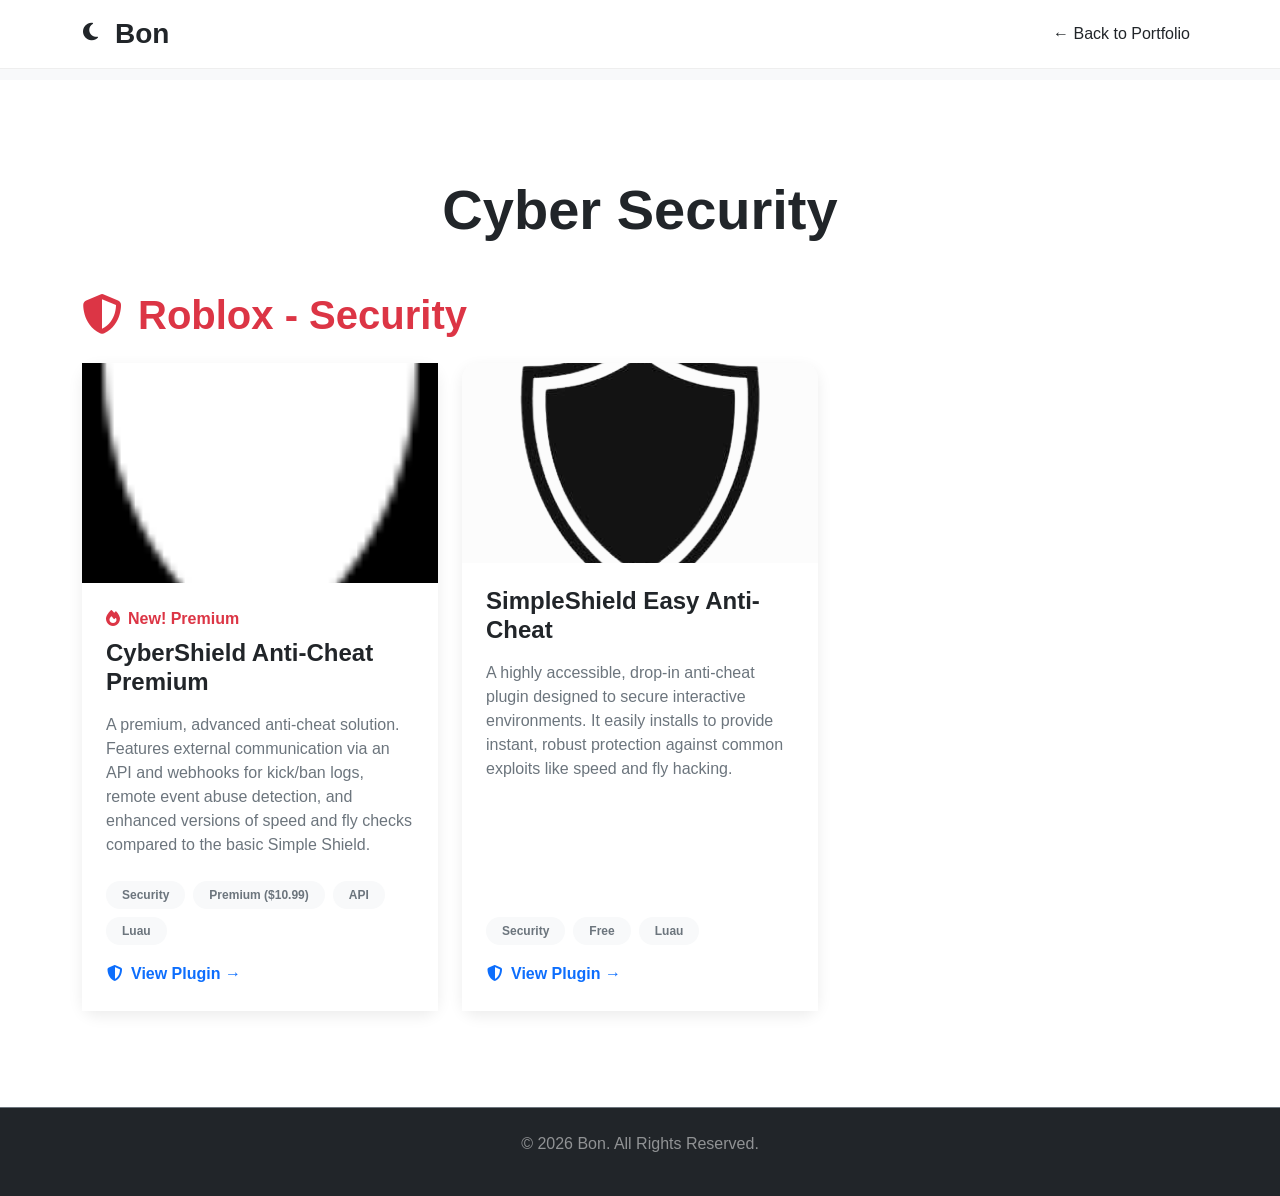
<file: cybersecurity.html>
<!-- Copyright (c) GlzzJohn -->
<!DOCTYPE html>
<html lang="en">
<head>
    <meta charset="UTF-8">
    <meta name="viewport" content="width=device-width, initial-scale=1.0">
    <title>Bon | Cyber Security</title>
    <link href="https://cdn.jsdelivr.net/npm/bootstrap@5.3.2/dist/css/bootstrap.min.css" rel="stylesheet">
    <link rel="stylesheet" href="style.css">
    <link rel="stylesheet" href="https://cdnjs.cloudflare.com/ajax/libs/font-awesome/6.5.0/css/all.min.css">
</head>
<body>
    <script>if(localStorage.getItem('darkMode') === 'enabled') document.body.classList.add('dark-mode');</script>
    <div id="announcement-banner" class="bg-dark text-white d-flex align-items-center justify-content-center position-fixed w-100 shadow-sm" style="top: 0; height: 40px; z-index: 1040; font-size: 0.85rem; overflow: hidden; display: none;">
    </div>
    <nav class="navbar navbar-expand-md navbar-light fixed-top custom-navbar" style="top: 40px;">
        <div class="container">
            <div class="d-flex align-items-center">
                <button class="btn btn-link text-dark text-decoration-none p-0 me-3" id="darkModeToggle" aria-label="Toggle Dark Mode">
                    <i class="fas fa-moon fs-5"></i>
                </button>
                <a class="navbar-brand fw-bold fs-3 text-dark mb-0" href="index.html">Bon</a>
            </div>
            <button class="navbar-toggler border-0" type="button" data-bs-toggle="collapse" data-bs-target="#navbarNav">
                <span class="navbar-toggler-icon"></span>
            </button>
            <div class="collapse navbar-collapse" id="navbarNav">
                <ul class="navbar-nav ms-auto gap-3 fw-medium">
                    <li class="nav-item"><a class="nav-link text-dark" href="index.html">← Back to Portfolio</a></li>
                </ul>
            </div>
        </div>
    </nav>

    <section class="min-vh-100 py-5 bg-white" style="margin-top: 120px;">
        <div class="container py-5">
            <h1 class="display-4 fw-bold text-dark text-center mb-5">Cyber Security</h1>

            <div>
                <h2 class="display-6 fw-bold text-danger mb-4"><i class="fas fa-shield-halved me-3"></i>Roblox - Security</h2>
                <div class="row g-4">
                    
                    <div class="col-md-6 col-lg-4">
                        <div class="card h-100 custom-card">
                            <div class="project-image d-flex align-items-center justify-content-center fw-medium text-white" style="background: #e74c3c; font-size: 1.25rem;">
                                <img src="Images/Shield.png" alt="CyberShield Premium" class="w-100 h-100" style="object-fit: cover;" onerror="this.outerHTML='CyberShield Premium'">
                            </div>
                            <div class="card-body p-4 d-flex flex-column z-1 bg-white">
                                <div class="text-danger fw-bold mb-2"><i class="fas fa-fire me-2"></i>New! Premium</div>
                                <h4 class="card-title fw-bold text-dark mb-3">CyberShield Anti-Cheat Premium</h4>
                                <p class="card-text text-secondary mb-4">A premium, advanced anti-cheat solution. Features external communication via an API and webhooks for kick/ban logs, remote event abuse detection, and enhanced versions of speed and fly checks compared to the basic Simple Shield.</p>
                                <div class="mt-auto">
                                    <div class="d-flex flex-wrap gap-2 mb-3">
                                        <span class="badge bg-light text-secondary rounded-pill px-3 py-2">Security</span>
                                        <span class="badge bg-light text-secondary rounded-pill px-3 py-2">Premium ($10.99)</span>
                                        <span class="badge bg-light text-secondary rounded-pill px-3 py-2">API</span>
                                        <span class="badge bg-light text-secondary rounded-pill px-3 py-2">Luau</span>
                                    </div>
                                    <a href="https://create.roblox.com/store/asset/124778777859404/CyberShield-AntiCheat-Premium-AntiExploit" target="_blank" class="btn btn-link text-decoration-none p-0 fw-semibold text-primary">
                                        <i class="fas fa-shield-alt me-2"></i>View Plugin →
                                    </a>
                                </div>
                            </div>
                        </div>
                    </div>

                    <div class="col-md-6 col-lg-4">
                        <div class="card h-100 custom-card">
                            <div class="project-image d-flex align-items-center justify-content-center fw-medium text-dark" style="background: #fcfcfc; font-size: 1.25rem; height: 200px;">
                                <img src="Images/SHIELD-removebg-preview.png" alt="SimpleShield" class="w-100 h-100" style="object-fit: cover;" onerror="this.outerHTML='SimpleShield Easy Anti-Cheat'">
                            </div>
                            <div class="card-body p-4 d-flex flex-column z-1 bg-white">
                                <h4 class="card-title fw-bold text-dark mb-3">SimpleShield Easy Anti-Cheat</h4>
                                <p class="card-text text-secondary mb-4">A highly accessible, drop-in anti-cheat plugin designed to secure interactive environments. It easily installs to provide instant, robust protection against common exploits like speed and fly hacking.</p>
                                <div class="mt-auto">
                                    <div class="d-flex flex-wrap gap-2 mb-3">
                                        <span class="badge bg-light text-secondary rounded-pill px-3 py-2">Security</span>
                                        <span class="badge bg-light text-secondary rounded-pill px-3 py-2">Free</span>
                                        <span class="badge bg-light text-secondary rounded-pill px-3 py-2">Luau</span>
                                    </div>
                                    <a href="https://create.roblox.com/store/asset/100468824967185/SimpleShield-Easy-AntiCheat" target="_blank" class="btn btn-link text-decoration-none p-0 fw-semibold text-primary">
                                        <i class="fas fa-shield-alt me-2"></i>View Plugin →
                                    </a>
                                </div>
                            </div>
                        </div>
                    </div>

                </div>
            </div>
        </div>
    </section>

    <footer class="bg-dark text-white-50 text-center py-4 border-top border-secondary mt-auto">
        <p>&copy; 2026 Bon. All Rights Reserved.</p>
    </footer>

    <script src="https://cdn.jsdelivr.net/npm/bootstrap@5.3.2/dist/js/bootstrap.bundle.min.js"></script>
    <script src="script.js"></script>
</body>
</html>
</file>
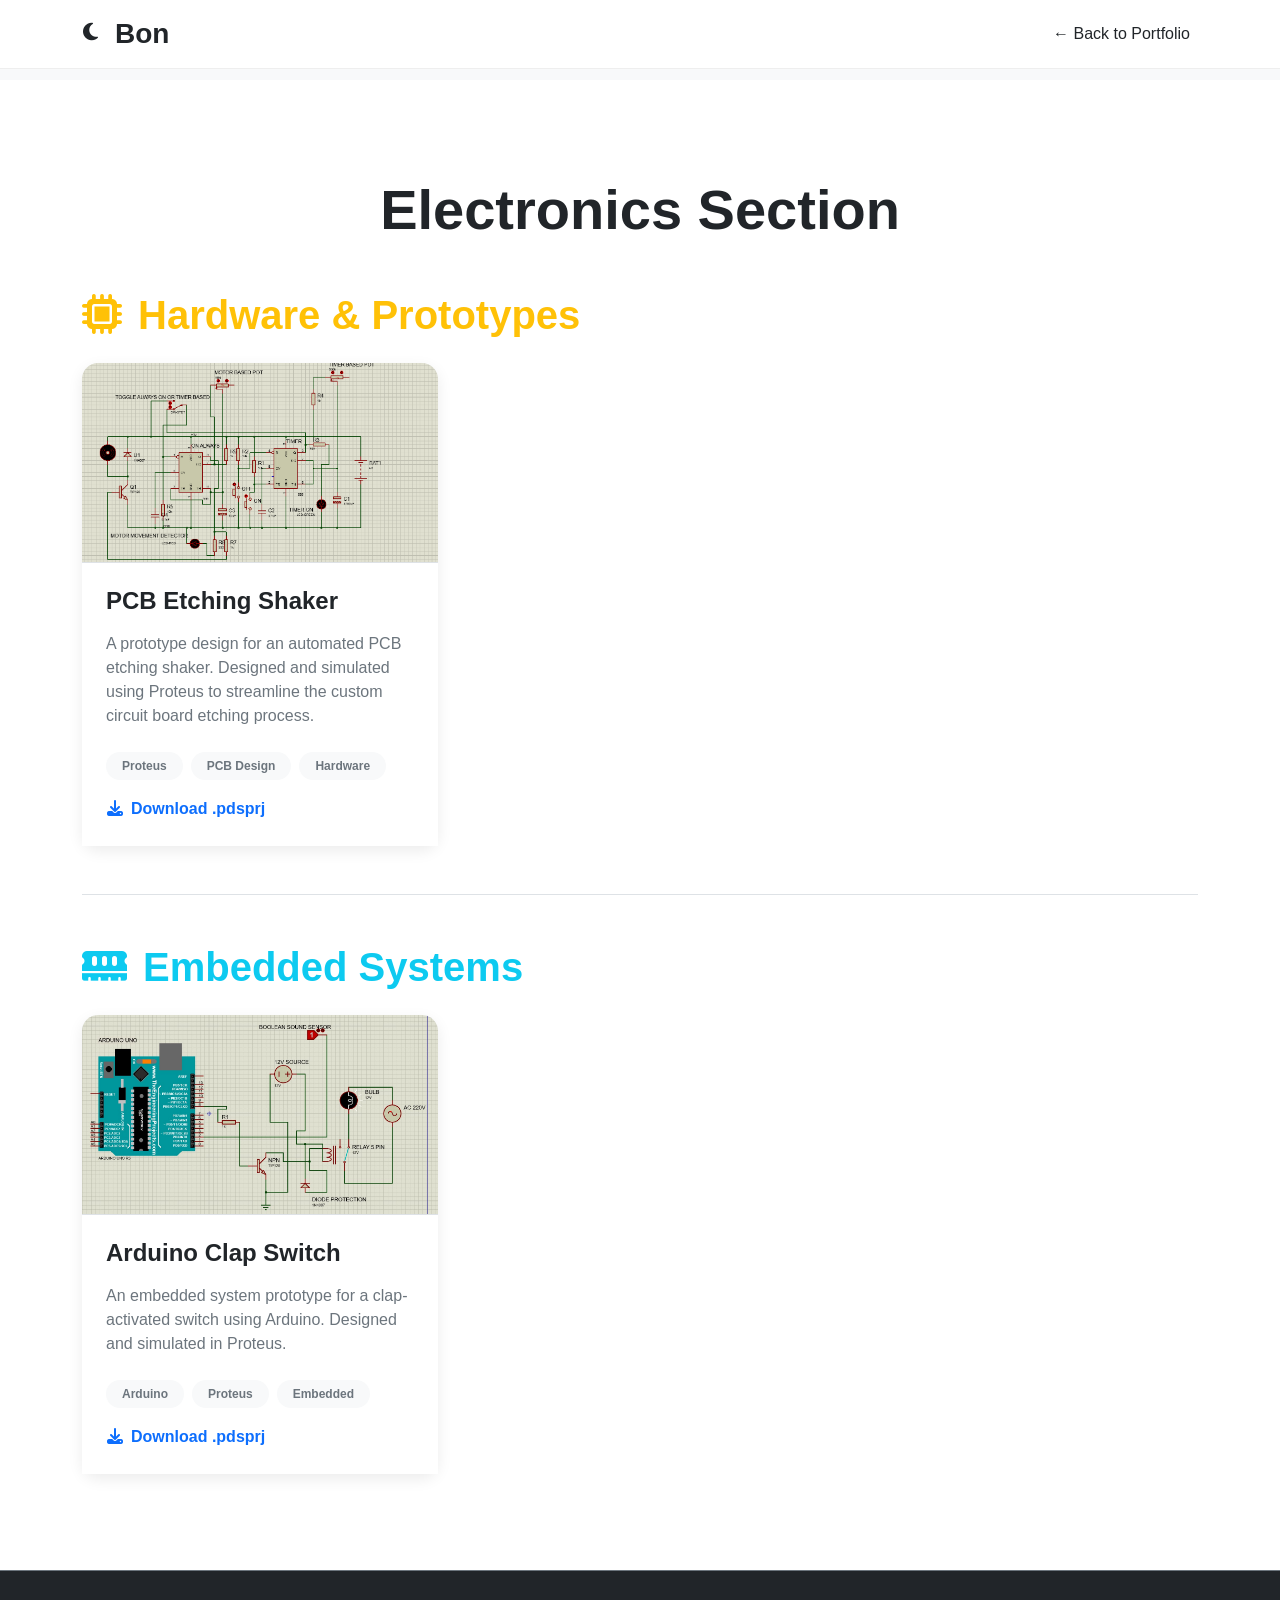
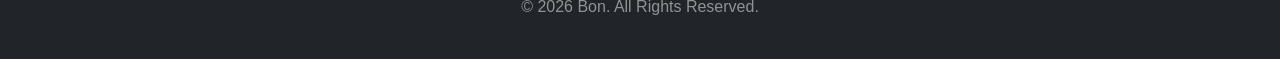
<file: electronics.html>
<!-- Copyright (c) GlzzJohn -->
<!DOCTYPE html>
<html lang="en">
<head>
    <meta charset="UTF-8">
    <meta name="viewport" content="width=device-width, initial-scale=1.0">
    <title>Bon | Electronics</title>
    <link href="https://cdn.jsdelivr.net/npm/bootstrap@5.3.2/dist/css/bootstrap.min.css" rel="stylesheet">
    <link rel="stylesheet" href="style.css">
    <link rel="stylesheet" href="https://cdnjs.cloudflare.com/ajax/libs/font-awesome/6.5.0/css/all.min.css">
</head>
<body>
    <script>if(localStorage.getItem('darkMode') === 'enabled') document.body.classList.add('dark-mode');</script>
    <div id="announcement-banner" class="bg-dark text-white d-flex align-items-center justify-content-center position-fixed w-100 shadow-sm" style="top: 0; height: 40px; z-index: 1040; font-size: 0.85rem; overflow: hidden; display: none;">
    </div>
    <nav class="navbar navbar-expand-md navbar-light fixed-top custom-navbar" style="top: 40px;">
        <div class="container">
            <div class="d-flex align-items-center">
                <button class="btn btn-link text-dark text-decoration-none p-0 me-3" id="darkModeToggle" aria-label="Toggle Dark Mode">
                    <i class="fas fa-moon fs-5"></i>
                </button>
                <a class="navbar-brand fw-bold fs-3 text-dark mb-0" href="index.html">Bon</a>
            </div>
            <button class="navbar-toggler border-0" type="button" data-bs-toggle="collapse" data-bs-target="#navbarNav">
                <span class="navbar-toggler-icon"></span>
            </button>
            <div class="collapse navbar-collapse" id="navbarNav">
                <ul class="navbar-nav ms-auto gap-3 fw-medium">
                    <li class="nav-item"><a class="nav-link text-dark" href="index.html">← Back to Portfolio</a></li>
                </ul>
            </div>
        </div>
    </nav>

    <section class="min-vh-100 py-5 bg-white" style="margin-top: 120px;">
        <div class="container py-5">
            <h1 class="display-4 fw-bold text-dark text-center mb-5">Electronics Section</h1>

            <div>
                <h2 class="display-6 fw-bold text-warning mb-4"><i class="fas fa-microchip me-3"></i>Hardware & Prototypes</h2>
                <div class="row g-4">
                    
                    <div class="col-md-6 col-lg-4">
                        <div class="card h-100 custom-card">
                            
                            <div class="project-image d-flex align-items-center justify-content-center bg-light border-bottom overflow-hidden position-relative" style="height: 200px;">
                                <img src="Images/PCBEtchDesign.png" alt="PCB Shaker Prototype" class="w-100 h-100 position-absolute" style="object-fit: cover; z-index: 1;" onerror="this.style.display='none'">
                                <span class="text-secondary fs-5 fw-medium position-absolute" style="z-index: 0;">PCB Shaker</span>
                            </div>

                            <div class="card-body p-4 d-flex flex-column z-1 bg-white">
                                <h4 class="card-title fw-bold text-dark mb-3">PCB Etching Shaker</h4>
                                <p class="card-text text-secondary mb-4">A prototype design for an automated PCB etching shaker. Designed and simulated using Proteus to streamline the custom circuit board etching process.</p>
                                <div class="mt-auto">
                                    <div class="d-flex flex-wrap gap-2 mb-3">
                                        <span class="badge bg-light text-secondary rounded-pill px-3 py-2">Proteus</span>
                                        <span class="badge bg-light text-secondary rounded-pill px-3 py-2">PCB Design</span>
                                        <span class="badge bg-light text-secondary rounded-pill px-3 py-2">Hardware</span>
                                    </div>
                                    <a href="https://github.com/glzzjhn-byte/Glzz-Home/releases/download/ELECTRIC/PCBETCHINGSHAKERFINALDESIGN.pdsprj" class="btn btn-link text-decoration-none p-0 fw-semibold text-primary">
                                        <i class="fas fa-download me-2"></i>Download .pdsprj
                                    </a>
                                </div>
                            </div>
                        </div>
                    </div>

                </div>
            </div>

            <div class="mt-5 pt-5 border-top">
                <h2 class="display-6 fw-bold text-info mb-4"><i class="fas fa-memory me-3"></i>Embedded Systems</h2>
                <div class="row g-4">
                    <div class="col-md-6 col-lg-4">
                        <div class="card h-100 custom-card">
                            
                            <div class="project-image d-flex align-items-center justify-content-center bg-light border-bottom overflow-hidden position-relative" style="height: 200px;">
                                <img src="Images/ARduino Smart clap switch.jpg" alt="Arduino Clap Switch" class="w-100 h-100 position-absolute" style="object-fit: cover; z-index: 1;" onerror="this.style.display='none'">
                                <span class="text-secondary fs-5 fw-medium position-absolute" style="z-index: 0;">Clap Switch</span>
                            </div>

                            <div class="card-body p-4 d-flex flex-column z-1 bg-white">
                                <h4 class="card-title fw-bold text-dark mb-3">Arduino Clap Switch</h4>
                                <p class="card-text text-secondary mb-4">An embedded system prototype for a clap-activated switch using Arduino. Designed and simulated in Proteus.</p>
                                <div class="mt-auto">
                                    <div class="d-flex flex-wrap gap-2 mb-3">
                                        <span class="badge bg-light text-secondary rounded-pill px-3 py-2">Arduino</span>
                                        <span class="badge bg-light text-secondary rounded-pill px-3 py-2">Proteus</span>
                                        <span class="badge bg-light text-secondary rounded-pill px-3 py-2">Embedded</span>
                                    </div>
                                    <a href="https://github.com/glzzjhn-byte/Glzz-Home/releases/download/ELECTRIC/Arduino.pdsprj" class="btn btn-link text-decoration-none p-0 fw-semibold text-primary">
                                        <i class="fas fa-download me-2"></i>Download .pdsprj
                                    </a>
                                </div>
                            </div>
                        </div>
                    </div>

                </div>
            </div>

        </div>
    </section>

    <footer class="bg-dark text-white-50 text-center py-4 border-top border-secondary mt-auto">
        <p>&copy; 2026 Bon. All Rights Reserved.</p>
    </footer>

    <script src="https://cdn.jsdelivr.net/npm/bootstrap@5.3.2/dist/js/bootstrap.bundle.min.js"></script>
    <script src="script.js"></script>
</body>
</html>
</file>
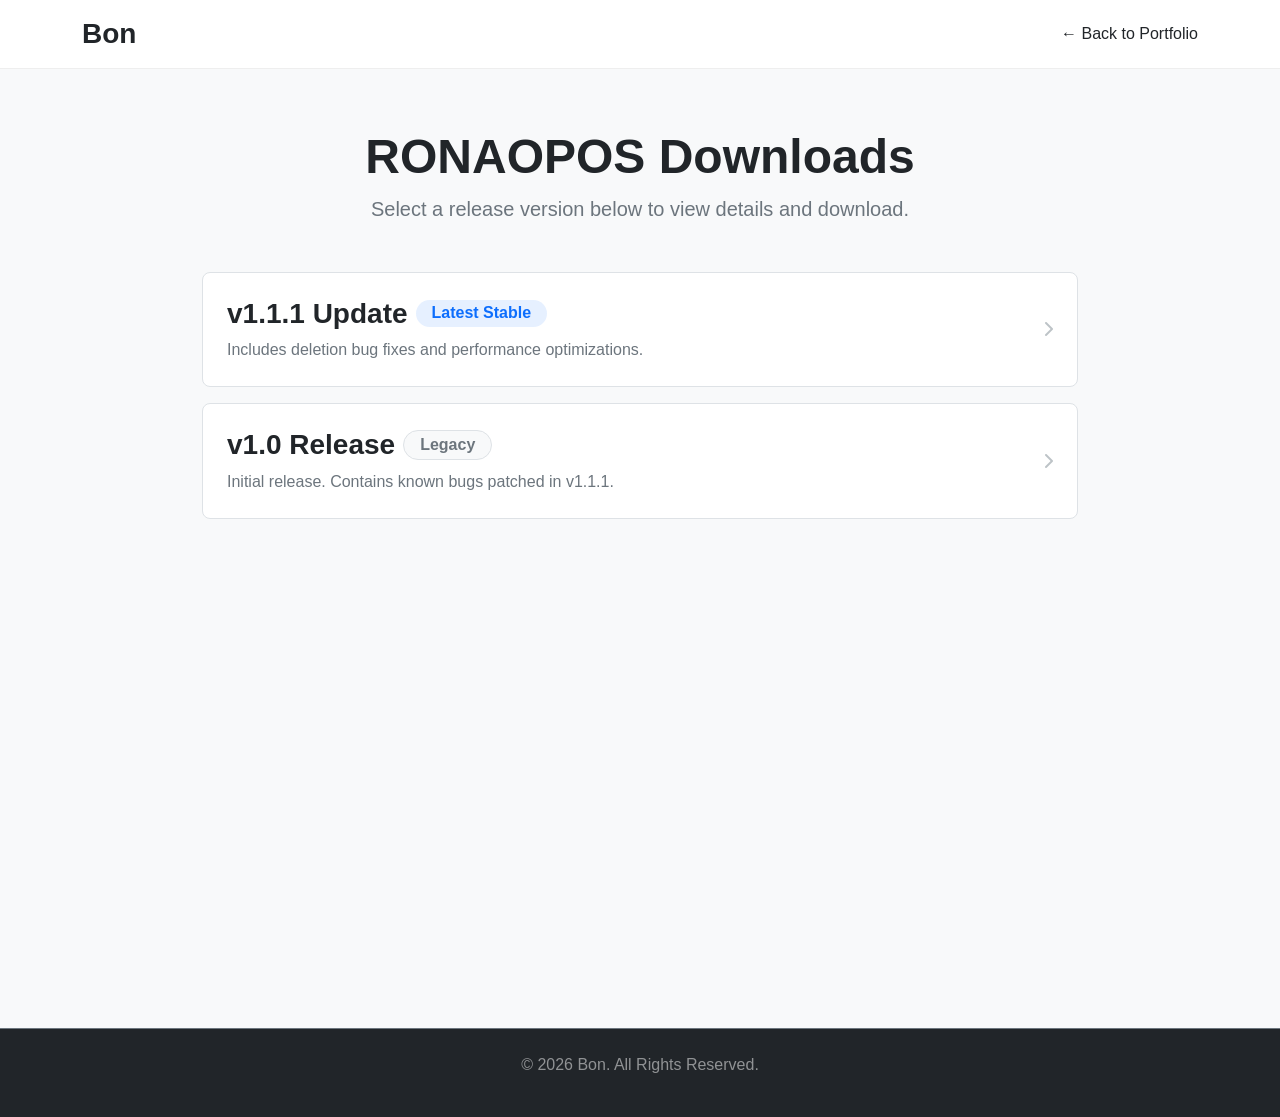
<file: ronaopos.html>
<!DOCTYPE html>
<html lang="en">
<head>
    <meta charset="UTF-8">
    <meta name="viewport" content="width=device-width, initial-scale=1.0">
    <title>RONAOPOS | Releases & Downloads</title>
    <!-- Bootstrap 5 CSS -->
    <link href="https://cdn.jsdelivr.net/npm/bootstrap@5.3.2/dist/css/bootstrap.min.css" rel="stylesheet">
    <link rel="stylesheet" href="style.css">
    <link rel="stylesheet" href="https://cdnjs.cloudflare.com/ajax/libs/font-awesome/6.5.0/css/all.min.css">
    <style>
        /* Views */
        .view-section {
            display: none; /* Hidden by default */
            animation: fadeIn 0.3s ease-in-out;
        }
        .view-section.active {
            display: block; 
        }

        @keyframes fadeIn {
            from { opacity: 0; transform: translateY(10px); }
            to { opacity: 1; transform: translateY(0); }
        }

        .version-item {
            background: #fff;
            transition: all 0.2s ease;
            cursor: pointer;
        }
        .version-item:hover {
            border-color: #3498db;
            box-shadow: 0 4px 12px rgba(52, 152, 219, 0.1);
            transform: translateX(5px);
        }
    </style>
</head>
<body>
    <nav class="navbar navbar-expand-md navbar-light fixed-top custom-navbar">
        <div class="container">
            <a class="navbar-brand fw-bold fs-3 text-dark" href="index.html">Bon</a>
            <div class="d-flex ms-auto">
                <a class="nav-link fw-medium text-dark" href="index.html">← Back to Portfolio</a>
            </div>
        </div>
    </nav>

    <section class="min-vh-100 py-5" style="margin-top: 80px;">
        <div class="container" style="max-width: 900px;">
            
            <div id="hubView" class="view-section active">
                <div class="text-center mb-5">
                    <h2 class="display-5 fw-bold text-dark">RONAOPOS Downloads</h2>
                    <p class="text-secondary fs-5">Select a release version below to view details and download.</p>
                </div>

                <div class="d-flex flex-column gap-3">
                    <div class="version-item border rounded-3 p-4 d-flex justify-content-between align-items-center" onclick="switchView('v111View')">
                        <div>
                            <h3 class="fw-bold mb-2 text-dark d-flex align-items-center gap-2">
                                v1.1.1 Update <span class="badge bg-primary bg-opacity-10 text-primary rounded-pill fs-6 px-3">Latest Stable</span>
                            </h3>
                            <p class="mb-0 text-secondary">Includes deletion bug fixes and performance optimizations.</p>
                        </div>
                        <i class="fas fa-chevron-right" style="color: #bdc3c7;"></i>
                    </div>

                    <div class="version-item border rounded-3 p-4 d-flex justify-content-between align-items-center" onclick="switchView('v10View')">
                        <div>
                            <h3 class="fw-bold mb-2 text-dark d-flex align-items-center gap-2">
                                v1.0 Release <span class="badge bg-light text-secondary border rounded-pill fs-6 px-3">Legacy</span>
                            </h3>
                            <p class="mb-0 text-secondary">Initial release. Contains known bugs patched in v1.1.1.</p>
                        </div>
                        <i class="fas fa-chevron-right" style="color: #bdc3c7;"></i>
                    </div>
                </div>
            </div>


            <div id="v111View" class="view-section">
                <button class="btn btn-link text-primary text-decoration-none fw-semibold p-0 mb-4" onclick="switchView('hubView')"><i class="fas fa-arrow-left me-2"></i>Back to Versions</button>
                
                <div class="card border border-light-subtle rounded-4 p-4 p-md-5 bg-light shadow-sm custom-card">
                    <div class="d-flex justify-content-between align-items-center border-bottom pb-3 mb-4">
                        <h2 class="fw-bold mb-0">v1.1.1</h2>
                        <span class="badge bg-primary bg-opacity-10 text-primary rounded-pill px-3 py-2">Latest Stable</span>
                    </div>
                    
                    <h3 class="h5 fw-bold text-dark mb-3"><i class="fas fa-tools text-primary me-2"></i> What's New</h3>
                    <ul class="text-secondary lh-lg mb-4">
                        <li><strong>Bug Fix:</strong> Resolved deletion bugs to ensure accurate record keeping and smoother database transactions.</li>
                        <li>Performance optimizations for local environment setups.</li>
                    </ul>

                    <div class="alert alert-warning border-start border-5 border-warning mb-4" role="alert">
                        <strong><i class="fas fa-lock me-2"></i> Important Admin Access:</strong><br><br>
                        To access the admin panel securely upon first launch, please use <strong>JohnRonao</strong> as the master password.
                    </div>

                    <div class="row g-4 mt-2 pt-4 border-top">
                        <div class="col-md-4">
                            <div class="card h-100 text-center p-4 border-primary border-opacity-50 shadow-sm rounded-4">
                                <div class="mb-3"><i class="fas fa-file-archive fa-3x text-primary"></i></div>
                                <h4 class="h5 fw-bold">Compressed ZIP</h4>
                                <p class="text-secondary small mb-4 flex-grow-1">Includes Fat Jar executable, dependencies, and setup instructions.</p>
                                <a href="https://github.com/glzzjhn-byte/Glzz-Home/releases/download/v1.1.1/RONAOPOS_v1.1.1.zip" class="btn btn-primary w-100">
                                    <i class="fas fa-download me-2"></i> Download ZIP
                                </a>
                            </div>
                        </div>
                        <div class="col-md-4">
                            <div class="card h-100 text-center p-4 rounded-4 shadow-sm border">
                                <div class="mb-3"><i class="fas fa-box-open fa-3x text-secondary opacity-50"></i></div>
                                <h4 class="h5 fw-bold">MSI Installer</h4>
                                <p class="text-secondary small mb-4 flex-grow-1">Standard Windows Setup Wizard.</p>
                                <button class="btn btn-light text-secondary border w-100 disabled">Unavailable</button>
                            </div>
                        </div>
                        <div class="col-md-4">
                            <div class="card h-100 text-center p-4 rounded-4 shadow-sm border">
                                <div class="mb-3"><i class="fab fa-apple fa-3x text-secondary opacity-50"></i></div>
                                <h4 class="h5 fw-bold">macOS DMG</h4>
                                <p class="text-secondary small mb-4 flex-grow-1">Apple Disk Image package.</p>
                                <button class="btn btn-light text-secondary border w-100 disabled">Unavailable</button>
                            </div>
                        </div>
                    </div>
                </div>
            </div>


            <div id="v10View" class="view-section">
                <button class="btn btn-link text-primary text-decoration-none fw-semibold p-0 mb-4" onclick="switchView('hubView')"><i class="fas fa-arrow-left me-2"></i>Back to Versions</button>
                
                <div class="card border border-light-subtle rounded-4 p-4 p-md-5 bg-light shadow-sm custom-card">
                    <div class="d-flex justify-content-between align-items-center border-bottom pb-3 mb-4">
                        <h2 class="fw-bold mb-0">v1.0</h2>
                        <span class="badge bg-light text-secondary border rounded-pill px-3 py-2">Legacy Release</span>
                    </div>
                    
                    <h3 class="h5 fw-bold text-dark mb-3"><i class="fas fa-info-circle text-secondary me-2"></i> Release Notes</h3>
                    <ul class="text-secondary lh-lg mb-4">
                        <li>The initial public release of the RONAOPOS system.</li>
                        <li><em>Note: This version contains known deletion bugs. We recommend v1.1.1.</em></li>
                    </ul>

                    <div class="alert alert-warning border-start border-5 border-warning mb-4" role="alert">
                        <strong><i class="fas fa-lock me-2"></i> Important Admin Access:</strong><br><br>
                        Password is <strong>JohnRonao</strong>.
                    </div>

                    <div class="row g-4 mt-2 pt-4 border-top">
                        <div class="col-md-4">
                            <div class="card h-100 text-center p-4 rounded-4 shadow-sm border">
                                <div class="mb-3"><i class="fas fa-file-archive fa-3x text-secondary"></i></div>
                                <h4 class="h5 fw-bold">Compressed ZIP</h4>
                                <p class="text-secondary small mb-4 flex-grow-1">Includes initial Fat Jar executable and dependencies.</p>
                                <a href="https://github.com/glzzjhn-byte/Glzz-Home/releases/download/v1.0/RONAOPOS_v1.0.zip" class="btn btn-secondary w-100">
                                    <i class="fas fa-download me-2"></i> Download ZIP
                                </a>
                            </div>
                        </div>
                        <div class="col-md-4">
                            <div class="card h-100 text-center p-4 rounded-4 shadow-sm border">
                                <div class="mb-3"><i class="fas fa-box-open fa-3x text-secondary opacity-50"></i></div>
                                <h4 class="h5 fw-bold">MSI Installer</h4>
                                <p class="text-secondary small mb-4 flex-grow-1">Standard Windows Setup Wizard.</p>
                                <button class="btn btn-light text-secondary border w-100 disabled">Unavailable</button>
                            </div>
                        </div>
                        <div class="col-md-4">
                            <div class="card h-100 text-center p-4 rounded-4 shadow-sm border">
                                <div class="mb-3"><i class="fab fa-apple fa-3x text-secondary opacity-50"></i></div>
                                <h4 class="h5 fw-bold">macOS DMG</h4>
                                <p class="text-secondary small mb-4 flex-grow-1">Apple Disk Image package.</p>
                                <button class="btn btn-light text-secondary border w-100 disabled">Unavailable</button>
                            </div>
                        </div>
                    </div>
                </div>
            </div>

        </div>
    </section>

    <footer class="bg-dark text-white-50 text-center py-4 border-top border-secondary mt-5">
        <p>&copy; 2026 Bon. All Rights Reserved.</p>
    </footer>

    <!-- Bootstrap 5 JS Bundle -->
    <script src="https://cdn.jsdelivr.net/npm/bootstrap@5.3.2/dist/js/bootstrap.bundle.min.js"></script>
    <script>
        function switchView(viewId) {
            const sections = document.querySelectorAll('.view-section');
            sections.forEach(section => {
                section.classList.remove('active');
            });

            const activeSection = document.getElementById(viewId);
            if (activeSection) {
                activeSection.classList.add('active');
                window.scrollTo(0, 0);
            }
        }
    </script>
</body>
</html>
</file>
<file: style.css>
/* Copyright (c) GlzzJohn */
* {
    margin: 0;
    padding: 0;
    box-sizing: border-box;
}

body {
    font-family: 'Segoe UI', Tahoma, Geneva, Verdana, sans-serif;
    background-color: #f8f9fa;
    scroll-behavior: smooth;
}

.custom-navbar {
    background: rgba(255, 255, 255, 0.95);
    backdrop-filter: blur(10px);
    border-bottom: 1px solid #eee;
    transition: box-shadow 0.3s ease;
}

.hero-gradient {
    background: linear-gradient(135deg, #667eea 0%, #764ba2 100%);
}

.custom-btn-hover {
    transition: transform 0.3s, box-shadow 0.3s;
}
.custom-btn-hover:hover {
    transform: translateY(-3px);
    box-shadow: 0 10px 20px rgba(0,0,0,0.2);
}

.custom-card {
    border-radius: 16px;
    border: none;
    box-shadow: 0 5px 15px rgba(0,0,0,0.08);
    transition: transform 0.3s, box-shadow 0.3s;
}

.custom-card:hover {
    transform: translateY(-10px);
    box-shadow: 0 15px 30px rgba(0,0,0,0.15);
}

.project-image {
    height: 220px;
    background: #f1f3f5;
    border-radius: 16px 16px 0 0;
}

.github-stat-card img {
    transition: transform 0.3s ease, filter 0.3s ease !important;
}
.github-stat-card:hover img {
    transform: scale(1.03);
    filter: brightness(1.05);
}

@keyframes fadeIn {
    from { opacity: 0; transform: translateY(10px); }
    to { opacity: 1; transform: translateY(0); }
}

@keyframes slideInBottom {
    from { transform: translateY(100%); opacity: 0; }
    to { transform: translateY(0); opacity: 1; }
}

body.dark-mode {
    background-color: #121212 !important;
    color: #e0e0e0 !important;
}
body.dark-mode .bg-white { background-color: #1e1e1e !important; }
body.dark-mode .bg-light { background-color: #2c2c2c !important; }
body.dark-mode .bg-dark { background-color: #000000 !important; }

body.dark-mode .text-dark { color: #ffffff !important; }
body.dark-mode .text-secondary { color: #aaaaaa !important; }
body.dark-mode .text-muted { color: #888888 !important; }
body.dark-mode .btn-light.text-dark { color: #212529 !important; }

body.dark-mode .custom-navbar {
    background: rgba(30, 30, 30, 0.95);
    border-bottom: 1px solid #333;
}
body.dark-mode .navbar-light .navbar-nav .nav-link { color: #e0e0e0 !important; }
body.dark-mode .navbar-light .navbar-nav .nav-link:hover { color: #ffffff !important; }

body.dark-mode .custom-card {
    background-color: #1e1e1e;
    box-shadow: 0 5px 15px rgba(0,0,0,0.5);
}
body.dark-mode .custom-card:hover { box-shadow: 0 15px 30px rgba(0,0,0,0.7); }
body.dark-mode .project-image {
    background-color: #2c2c2c;
    border-bottom-color: #333 !important;
}

body.dark-mode .border-top,
body.dark-mode .border-bottom { border-color: #333 !important; }

body.dark-mode .modal-content { background-color: #1e1e1e; }
body.dark-mode .modal-header { border-bottom-color: #333; }

body.dark-mode .alert-light {
    background-color: #2c2c2c !important;
    color: #e0e0e0 !important;
    border-color: #444 !important;
}

body.dark-mode .navbar-toggler-icon { filter: invert(1); }

body.dark-mode .github-stat-card img {
    filter: invert(0.9) hue-rotate(180deg) !important;
}
body.dark-mode .github-stat-card:hover img {
    filter: invert(0.9) hue-rotate(180deg) brightness(1.1) !important;
}
</file>
